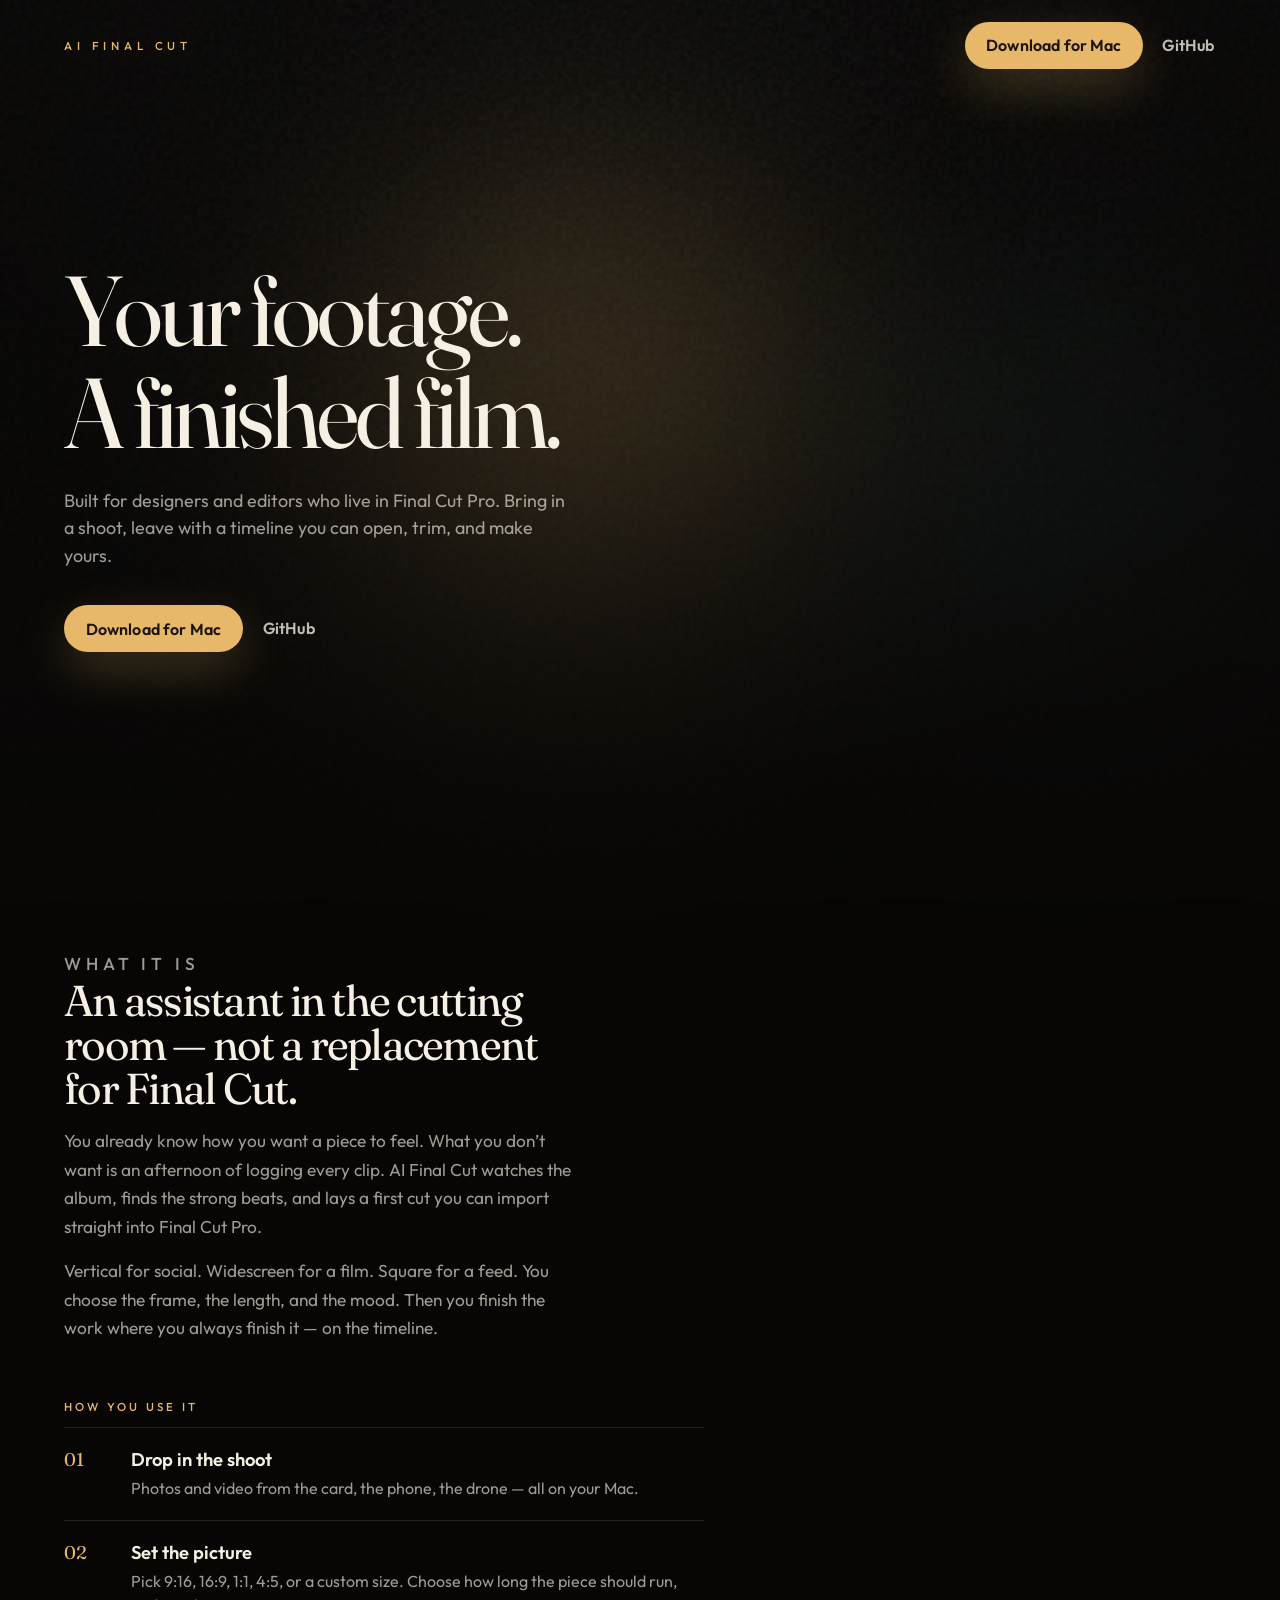
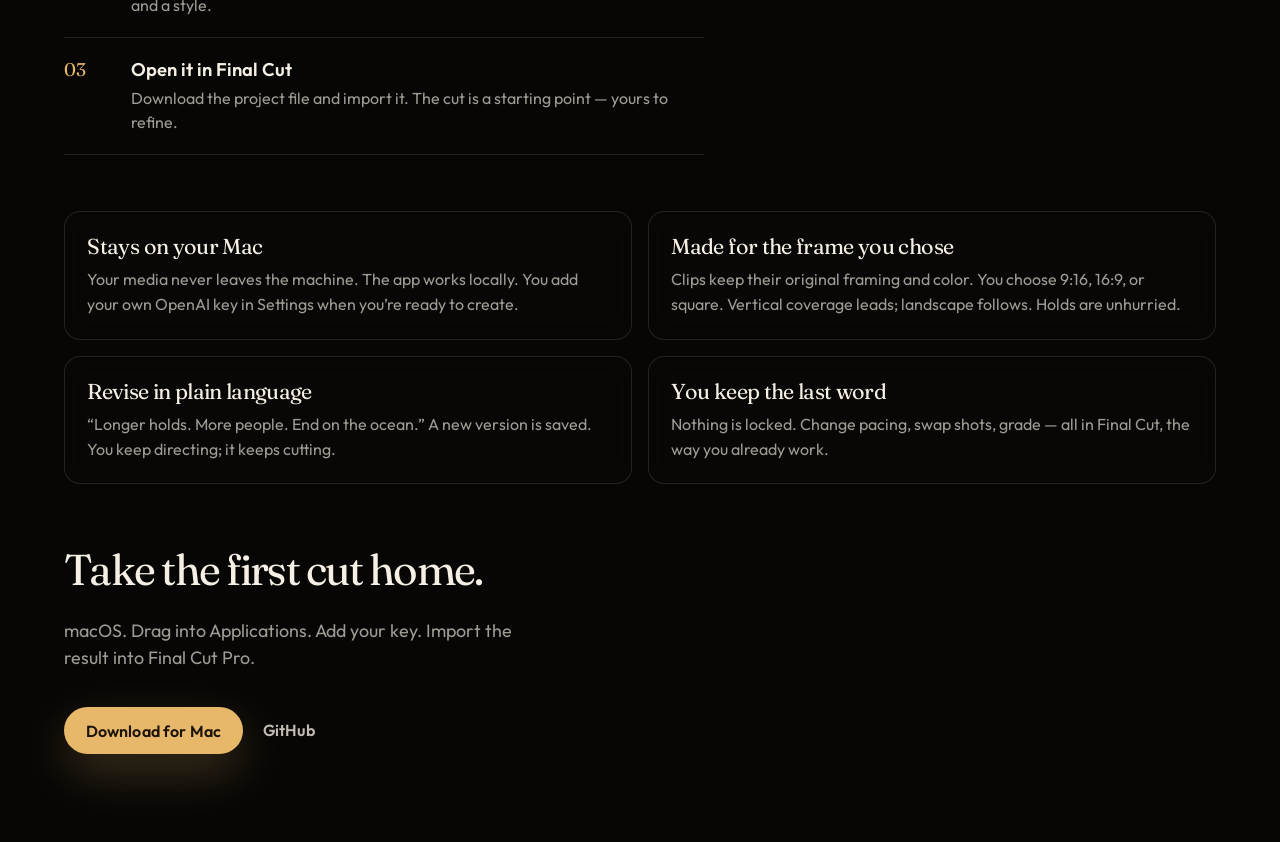
<file: docs/index.html>
<!DOCTYPE html>
<html lang="en">
<head>
  <meta charset="utf-8" />
  <meta name="viewport" content="width=device-width, initial-scale=1" />
  <title>AI Final Cut</title>
  <meta name="description" content="An assistant editor for Final Cut Pro. Drop in an album, take home a timeline." />
  <link rel="preconnect" href="https://fonts.googleapis.com" />
  <link rel="preconnect" href="https://fonts.gstatic.com" crossorigin />
  <link href="https://fonts.googleapis.com/css2?family=Fraunces:ital,opsz,wght@0,9..144,400;0,9..144,560;1,9..144,400&family=Outfit:wght@400;500;600&display=swap" rel="stylesheet" />
  <link rel="stylesheet" href="styles.css" />
</head>
<body>
  <div class="stage" aria-hidden="true">
    <div class="wash wash-gold"></div>
    <div class="wash wash-teal"></div>
    <div class="vignette"></div>
    <div class="grain"></div>
  </div>

  <header class="bar">
    <p class="mark">AI Final Cut</p>
    <nav>
      <a class="download" href="https://github.com/kantologist/ai-finalcut-editor/releases/latest/download/AI-Final-Cut-Editor.dmg">Download for Mac</a>
      <a class="github" href="https://github.com/kantologist/ai-finalcut-editor">GitHub</a>
    </nav>
  </header>

  <main>
    <section class="hero">
      <h1>
        Your footage.<br />
        A finished film.
      </h1>
      <p class="line">
        Built for designers and editors who live in Final Cut Pro.
        Bring in a shoot, leave with a timeline you can open, trim, and make yours.
      </p>
      <div class="actions">
        <a class="download" href="https://github.com/kantologist/ai-finalcut-editor/releases/latest/download/AI-Final-Cut-Editor.dmg">
          Download for Mac
        </a>
        <a class="github" href="https://github.com/kantologist/ai-finalcut-editor">GitHub</a>
      </div>
    </section>

    <section class="story">
      <p class="kicker">What it is</p>
      <h2>An assistant in the cutting room — not a replacement for Final Cut.</h2>
      <p>
        You already know how you want a piece to feel. What you don’t want is an afternoon
        of logging every clip. AI Final Cut watches the album, finds the strong beats,
        and lays a first cut you can import straight into Final Cut Pro.
      </p>
      <p>
        Vertical for social. Widescreen for a film. Square for a feed.
        You choose the frame, the length, and the mood. Then you finish the work
        where you always finish it — on the timeline.
      </p>
    </section>

    <section class="steps-wrap">
      <p class="kicker">How you use it</p>
      <ol class="steps">
        <li>
          <span>01</span>
          <div>
            <strong>Drop in the shoot</strong>
            <p>Photos and video from the card, the phone, the drone — all on your Mac.</p>
          </div>
        </li>
        <li>
          <span>02</span>
          <div>
            <strong>Set the picture</strong>
            <p>Pick 9:16, 16:9, 1:1, 4:5, or a custom size. Choose how long the piece should run, and a style.</p>
          </div>
        </li>
        <li>
          <span>03</span>
          <div>
            <strong>Open it in Final Cut</strong>
            <p>Download the project file and import it. The cut is a starting point — yours to refine.</p>
          </div>
        </li>
      </ol>
    </section>

    <section class="grid-notes">
      <article>
        <h3>Stays on your Mac</h3>
        <p>Your media never leaves the machine. The app works locally. You add your own OpenAI key in Settings when you’re ready to create.</p>
      </article>
      <article>
        <h3>Made for the frame you chose</h3>
        <p>Clips keep their original framing and color. You choose 9:16, 16:9, or square. Vertical coverage leads; landscape follows. Holds are unhurried.</p>
      </article>
      <article>
        <h3>Revise in plain language</h3>
        <p>“Longer holds. More people. End on the ocean.” A new version is saved. You keep directing; it keeps cutting.</p>
      </article>
      <article>
        <h3>You keep the last word</h3>
        <p>Nothing is locked. Change pacing, swap shots, grade — all in Final Cut, the way you already work.</p>
      </article>
    </section>

    <section class="close">
      <h2>Take the first cut home.</h2>
      <p class="line">macOS. Drag into Applications. Add your key. Import the result into Final Cut Pro.</p>
      <div class="actions">
        <a class="download" href="https://github.com/kantologist/ai-finalcut-editor/releases/latest/download/AI-Final-Cut-Editor.dmg">
          Download for Mac
        </a>
        <a class="github" href="https://github.com/kantologist/ai-finalcut-editor">GitHub</a>
      </div>
    </section>
  </main>
</body>
</html>
</file>
<file: docs/styles.css>
:root {
  --gold: #e8b86a;
  --gold-ink: #1c140a;
  --cream: #f6efe4;
  --mute: rgba(246, 239, 228, 0.64);
  --line: rgba(246, 239, 228, 0.12);
}

* { box-sizing: border-box; }

html, body {
  margin: 0;
}

body {
  min-height: 100dvh;
  color: var(--cream);
  font-family: "Outfit", system-ui, sans-serif;
  background: #070605;
}

.stage {
  position: fixed;
  inset: 0;
  pointer-events: none;
  z-index: 0;
}

.wash {
  position: absolute;
  border-radius: 50%;
  filter: blur(90px);
}

.wash-gold {
  width: min(70vw, 52rem);
  height: min(70vw, 52rem);
  left: 50%;
  top: 4%;
  transform: translateX(-58%);
  background: radial-gradient(circle, rgba(232, 184, 106, 0.4), transparent 68%);
  animation: float 16s ease-in-out infinite alternate;
}

.wash-teal {
  width: min(55vw, 40rem);
  height: min(55vw, 40rem);
  right: -8%;
  bottom: 8%;
  background: radial-gradient(circle, rgba(78, 140, 132, 0.26), transparent 70%);
  animation: float 20s ease-in-out infinite alternate-reverse;
}

.vignette {
  position: absolute;
  inset: 0;
  background:
    radial-gradient(ellipse at 50% 28%, transparent 12%, rgba(7, 6, 5, 0.5) 70%),
    linear-gradient(180deg, rgba(7, 6, 5, 0.12), rgba(7, 6, 5, 0.82));
}

.grain {
  position: absolute;
  inset: 0;
  opacity: 0.09;
  mix-blend-mode: overlay;
  background-image: url("data:image/svg+xml,%3Csvg viewBox='0 0 180 180' xmlns='http://www.w3.org/2000/svg'%3E%3Cfilter id='n'%3E%3CfeTurbulence type='fractalNoise' baseFrequency='0.85' numOctaves='3' stitchTiles='stitch'/%3E%3C/filter%3E%3Crect width='100%25' height='100%25' filter='url(%23n)'/%3E%3C/svg%3E");
}

.bar,
main {
  position: relative;
  z-index: 1;
}

.bar {
  display: flex;
  flex-wrap: wrap;
  align-items: center;
  justify-content: space-between;
  gap: 1rem;
  padding: 1.35rem clamp(1.25rem, 5vw, 4.5rem);
}

.bar nav {
  display: flex;
  align-items: center;
  gap: 1.1rem;
}

.mark {
  margin: 0;
  font-size: 0.72rem;
  letter-spacing: 0.42em;
  text-transform: uppercase;
  font-weight: 500;
  color: var(--gold);
}

.hero,
.story,
.steps-wrap,
.grid-notes,
.close {
  padding: 0 clamp(1.25rem, 5vw, 4.5rem);
}

.hero {
  min-height: calc(100dvh - 5.5rem);
  display: flex;
  flex-direction: column;
  justify-content: center;
  max-width: 46rem;
  padding-bottom: 5rem;
}

h1, h2 {
  margin: 0;
  font-family: "Fraunces", Georgia, serif;
  font-weight: 400;
  letter-spacing: -0.04em;
  line-height: 1.02;
}

h1 {
  font-size: clamp(3rem, 8vw, 6.2rem);
}

h2 {
  font-size: clamp(1.85rem, 3.6vw, 2.7rem);
  max-width: 22ch;
}

.line {
  margin: 1.5rem 0 0;
  max-width: 32rem;
  font-size: 1.12rem;
  line-height: 1.55;
  color: var(--mute);
}

.actions {
  display: flex;
  flex-wrap: wrap;
  gap: 0.85rem 1.15rem;
  align-items: center;
  margin-top: 2.2rem;
}

.download,
.github {
  text-decoration: none;
  font-weight: 600;
  letter-spacing: 0.01em;
  transition: transform 0.35s cubic-bezier(0.22, 1, 0.36, 1), filter 0.35s ease, opacity 0.2s ease;
}

.download {
  color: var(--gold-ink);
  background: var(--gold);
  padding: 0.85rem 1.35rem;
  border-radius: 999px;
  box-shadow: 0 18px 50px rgba(232, 184, 106, 0.24);
}

.download:hover {
  transform: translateY(-2px);
  filter: brightness(1.05);
}

.github {
  color: var(--cream);
  opacity: 0.78;
  border-bottom: 1px solid transparent;
  padding: 0.4rem 0.1rem;
}

.github:hover {
  opacity: 1;
  border-bottom-color: rgba(246, 239, 228, 0.35);
}

.kicker {
  margin: 0 0 0.85rem;
  font-size: 0.72rem;
  letter-spacing: 0.28em;
  text-transform: uppercase;
  color: var(--gold);
  font-weight: 500;
}

.story {
  max-width: 40rem;
  padding-top: 2rem;
  padding-bottom: 3.5rem;
}

.story p {
  color: var(--mute);
  font-size: 1.08rem;
  line-height: 1.65;
  margin: 1rem 0 0;
}

.steps-wrap {
  padding-bottom: 3.5rem;
}

.steps {
  list-style: none;
  margin: 0;
  padding: 0;
  max-width: 40rem;
}

.steps li {
  display: grid;
  grid-template-columns: 3.2rem 1fr;
  gap: 1rem;
  padding: 1.25rem 0;
  border-top: 1px solid var(--line);
}

.steps li:last-child {
  border-bottom: 1px solid var(--line);
}

.steps span {
  font-family: "Fraunces", Georgia, serif;
  color: var(--gold);
  font-size: 1.15rem;
}

.steps strong {
  display: block;
  font-size: 1.15rem;
  font-weight: 600;
  margin-bottom: 0.3rem;
}

.steps p {
  margin: 0;
  color: var(--mute);
  line-height: 1.5;
}

.grid-notes {
  display: grid;
  grid-template-columns: repeat(2, minmax(0, 1fr));
  gap: 1rem;
  padding-bottom: 4rem;
}

.grid-notes article {
  padding: 1.35rem 1.4rem;
  border: 1px solid var(--line);
  border-radius: 16px;
  background: rgba(12, 10, 8, 0.45);
  backdrop-filter: blur(12px);
}

.grid-notes h3 {
  margin: 0 0 0.45rem;
  font-family: "Fraunces", Georgia, serif;
  font-weight: 400;
  font-size: 1.35rem;
  letter-spacing: -0.03em;
}

.grid-notes p {
  margin: 0;
  color: var(--mute);
  line-height: 1.55;
}

.close {
  padding-bottom: 5.5rem;
}

.close .line {
  max-width: 28rem;
}

@keyframes float {
  from { transform: translate(-58%, 0) scale(1); }
  to { transform: translate(-50%, 6%) scale(1.08); }
}

@media (max-width: 720px) {
  .hero { min-height: auto; padding-top: 2.5rem; padding-bottom: 3.5rem; }
  h1 { font-size: clamp(2.6rem, 14vw, 4rem); }
  .grid-notes { grid-template-columns: 1fr; }
}
</file>
